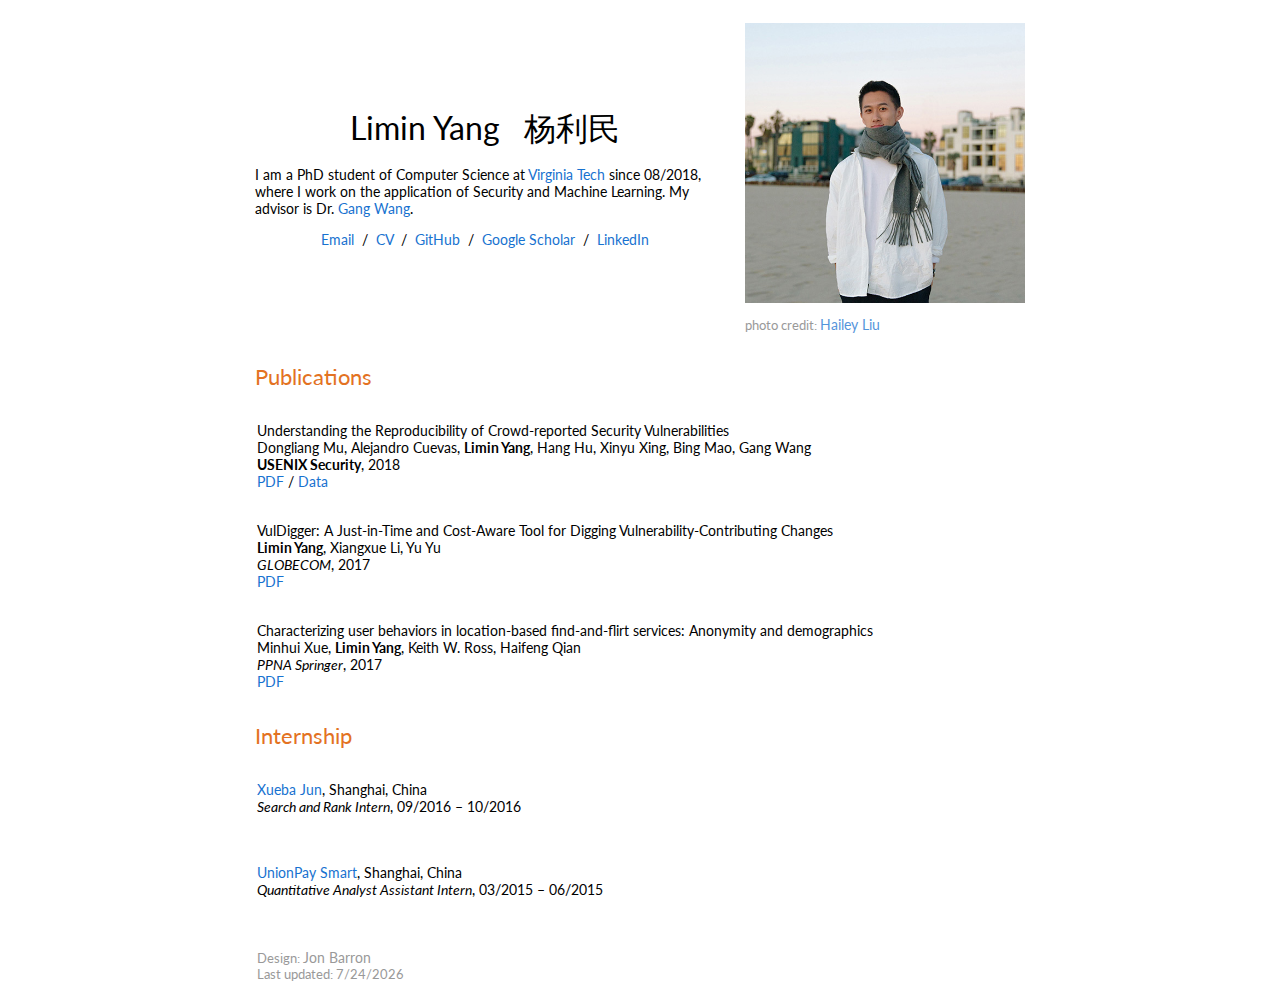
<file: index.html>
<!--
 * @Author: Jon Barron
 * @Date: 2019-05-11 22:15:22
 * @LastEditors: whyisyoung
 * @LastEditTime: 2019-05-12 12:26:02
 -->
<!DOCTYPE HTML PUBLIC "-//W3C//DTD HTML 4.01 Transitional//EN">
<html>

<head>
  <meta name=viewport content="width=800">
  <meta name="generator" content="HTML Tidy for Linux/x86 (vers 11 February 2007), see www.w3.org">
  <style type="text/css">
    /* Color scheme stolen from Sergey Karayev */

    a {
      color: #1772d0;
      /* color: #07889b; */
      text-decoration: none;
    }

    a:focus,
    a:hover {
      color: #e37222; /* #f09228; */
      text-decoration: none;
    }

    body,
    td,
    th,
    tr,
    p,
    a {
      font-family: 'Lato', Verdana, Helvetica, sans-serif;
      font-size: 14px
    }

    strong {
      font-family: 'Lato', Verdana, Helvetica, sans-serif;
      font-size: 14px;
    }

    heading {
      font-family: 'Lato', Verdana, Helvetica, sans-serif;
      font-size: 22px;
      color: #e37222;
    }

    papertitle {
      font-family: 'Lato', Verdana, Helvetica, sans-serif;
      font-size: 14px;
      /* font-weight: 700 */
    }

    name {
      font-family: 'Lato', Verdana, Helvetica, sans-serif;
      font-size: 32px;
    }

    .footer {
      font-family: 'Lato', Verdana, Helvetica, sans-serif;
      font-size: 13px;
      opacity: 0.75;
      color: #777;
    }

    .one {
      width: 160px;
      height: 160px;
      position: relative;
    }

    .two {
      width: 160px;
      height: 160px;
      position: absolute;
      transition: opacity .2s ease-in-out;
      -moz-transition: opacity .2s ease-in-out;
      -webkit-transition: opacity .2s ease-in-out;
    }

    .fade {
      transition: opacity .2s ease-in-out;
      -moz-transition: opacity .2s ease-in-out;
      -webkit-transition: opacity .2s ease-in-out;
    }

    span.highlight {
      background-color: #ffffd0;
    }
  </style>
  <link rel="icon" type="image/png" href="images/limin-icon.jpg">
  <title>Limin Yang</title>
  <meta http-equiv="Content-Type" content="text/html; charset=us-ascii">
  <link href='https://fonts.googleapis.com/css?family=Lato:400,700,400italic,700italic' rel='stylesheet' type='text/css'>
</head>

<body>
  <table width="800" border="0" align="center" cellspacing="0" cellpadding="0">
    <tr>
      <td>
        <!-- Intro Begin -->
        <table width="100%" align="center" border="0" cellspacing="0" cellpadding="15">
          <tr>
            <td width="67%" valign="middle">
              <p align="center">
                <name>Limin Yang &nbsp 杨利民</name>
              </p>
              <p>I am a PhD student of Computer Science at <a href="https://cs.vt.edu/">Virginia Tech</a> since 08/2018, where I work on the application of Security and Machine Learning. My advisor is Dr. <a href="https://people.cs.vt.edu/gangwang/">Gang Wang</a>.
              </p>
              <p align=center>
                <a href="mailto:liminyang@vt.edu">Email</a> &nbsp/&nbsp
                <a href="data/LiminYang-CV.pdf">CV</a> &nbsp/&nbsp
                <a href="https://github.com/whyisyoung"> GitHub </a> &nbsp/&nbsp
                <!-- <a href="data/JonBarron-bio.txt">Biography</a> &nbsp/&nbsp -->
                <a href="https://scholar.google.com/citations?user=Y74Wp-YAAAAJ">Google Scholar</a> &nbsp/&nbsp
                <a href="https://www.linkedin.com/in/liminyang/"> LinkedIn </a>
              </p>
            </td>
            <td width="33%">
              <img src="images/liminyang.jpg" height="280px">
              <p class="footer">photo credit: <a href="https://www.haileyliu.us/" target="_blank"> Hailey Liu</a>  </p>
            </td>
          </tr>
        </table>
        <!-- Intro End -->

        <!-- Publications Begin -->
        <table width="100%" align="center" border="0" cellspacing="0" cellpadding="15">
          <tr>
            <td>
              <heading>Publications</heading>
            </td>
          </tr>
        </table>
        <table width="100%" align="center" border="0" cellpadding="15">
          <tr>
            <td width="100%" valign="center">
              <p>
                <papertitle>Understanding the Reproducibility of Crowd-reported Security Vulnerabilities</papertitle>
                <br>
                <!-- <a href="https://mudongliang.github.io/about/"">Dongliang Mu</a>, -->
                Dongliang Mu,
                <!-- <a href="https://www.linkedin.com/in/aledancuevas/">Alejandro Cuevas</a>, -->
                Alejandro Cuevas,
                <strong>Limin Yang</strong>,
                <!-- <a href="https://people.cs.vt.edu/hanghu/"">Hang Hu</a>, -->
                Hang Hu,
                <!-- <a href="http://xinyuxing.org/">Xinyu Xing</a>, -->
                Xinyu Xing,
                Bing Mao,
                <!-- <a href="https://people.cs.vt.edu/gangwang/">Gang Wang</a> -->
                Gang Wang
                <br>
                <strong>USENIX Security</strong>, 2018
                <br>
                <a href="data/USENIX18_VulReproduction.pdf">PDF</a> /
                <a href="https://vulnreproduction.github.io/">Data</a>
              </p>
            </td>
          </tr>
          <tr>
            <td width="100%" valign="center">
              <p>
                <papertitle>VulDigger: A Just-in-Time and Cost-Aware Tool for Digging Vulnerability-Contributing Changes</papertitle>
                <br>
                <strong>Limin Yang</strong>,
                Xiangxue Li, Yu Yu
                  <br>
                  <em>GLOBECOM</em>, 2017
                  <br>
                  <a href="data/Globecom17_Vuldigger.pdf">PDF</a>
              </p>
            </td>
          </tr>
          <tr>
            <td width="100%" valign="center">
              <p>
                <papertitle>Characterizing user behaviors in location-based find-and-flirt services: Anonymity and demographics</papertitle>
                <br>
                <!-- <a href="http://www.cs.ecnu.edu.cn/xueminhui/">Minhui Xue</a>, -->
                Minhui Xue,
                <strong>Limin Yang</strong>,
                <!-- <a href="https://www.nyu.edu/projects/keithwross/"> Keith W. Ross</a>, -->
                Keith W. Ross,
                Haifeng Qian
                <br>
                <em>PPNA Springer</em>, 2017
                <br>
                <a href="data/PPNA17_WeChat.pdf">PDF</a>
              </p>
            </td>
          </tr>
        </table>
        <!-- Publications End -->

        <!-- Internship Begin -->
        <table width="100%" align="center" border="0" cellspacing="0" cellpadding="15">
          <tr>
            <td>
              <heading>Internship</heading>
            </td>
          </tr>
        </table>
        <table width="100%" align="center" border="0" cellpadding="15">
          <tr>
            <td width="100%" valign="center">
              <p>
                <a href="https://medium.com/@EdtechChina/gaokao-ai-and-the-new-era-of-education-in-china-7722e94212b1"><papertitle>Xueba Jun</papertitle></a>,
                Shanghai, China
                  <br>
                  <em>Search and Rank Intern</em>, 09/2016 – 10/2016 <br>
                  <!-- Located possible reasons of response bottleneck, read the whole source code related to searching of Xueba Jun app (one of the top three apps in its area), and accomplished a comprehensive code report. -->
                  <br>

              </p>
            </td>
          </tr>
          <tr>
            <td width="100%" valign="center">
              <p>
                <a href="https://www.unionpaysmart.com/index.php/en_index.html">
                  <papertitle>UnionPay Smart</papertitle></a>,
                Shanghai, China
                <br>
                <em>Quantitative Analyst Assistant Intern</em>, 03/2015 – 06/2015 <br>
                <!-- Using Hadoop clusters to fetch luxury industry data from the transaction records of 2.7 billion credit cards (supported by China UnionPay), written with Python and Shell scripts. -->
                <br>

              </p>
            </td>
          </tr>
        </table>
        <!-- Internship End -->

        <!-- Original Research section -->
        <!-- <table width="100%" align="center" border="0" cellspacing="0" cellpadding="20">
          <tr>
            <td width="100%" valign="middle">
              <heading>Research</heading>
              <p>
                I'm interested in computer vision, machine learning, statistics, optimization, image processing, virtual reality, and computational photography. Much of my research is about inferring the physical world (shape, depth, motion, paint, light, colors, etc) from images. I have also worked in astronomy and biology. Representative papers are <span class="highlight">highlighted</span>.
              </p>
            </td>
          </tr>
        </table>

        <table width="100%" align="center" border="0" cellspacing="0" cellpadding="20">

          <tr onmouseout="porlight_stop()" onmouseover="porlight_start()">
            <td width="25%">
              <div class="one">
                <div class="two" id='porlight_image'><img src='images/porlight_after.jpg'></div>
                <img src='images/porlight_before.jpg'>
              </div>
              <script type="text/javascript">
                function porlight_start() {
                  document.getElementById('porlight_image').style.opacity = "1";
                }

                function porlight_stop() {
                  document.getElementById('porlight_image').style.opacity = "0";
                }
                porlight_stop()
              </script>
            </td>
            <td valign="middle" width="75%">
              <a href="https://arxiv.org/abs/1905.00824">
                <papertitle>Single Image Portrait Relighting</papertitle>
              </a>
              <br>
              <a href="http://kevinkingo.com/"">Tiancheng Sun</a>,
              <strong>Jonathan T. Barron</strong>,
              Yun-Ta Tsai,
              <a href="https://cseweb.ucsd.edu/~zex014/">Zexiang Xu</a>,
              Xueming Yu,
              <a href="http://ict.usc.edu/profile/graham-fyffe/">Graham Fyffe</a>,
              Christoph Rhemann,
              Jay Busch,
              <a href="https://www.pauldebevec.com/">Paul Debevec</a>,
              <a href="https://cseweb.ucsd.edu/~ravir/">Ravi Ramamoorthi</a>
              <br>
              <em>SIGGRAPH</em>, 2019
              <br>
			  <a href="https://www.youtube.com/watch?v=yxhGWds_g4I">video</a> /
			  <a href="data/SunSIGGRAPH2019.bib">bibtex</a>
              <br>
              <p></p>
              <p>Training a neural network on light stage scans and environment maps produces an effective relighting method.</p>
            </td>
          </tr>

          <tr onmouseout="dpzlearn_stop()" onmouseover="dpzlearn_start()">
            <td width="25%">
              <div class="one">
                <div class="two" id='dpzlearn_image'><img src='images/dpzlearn_after.jpg'></div>
                <img src='images/dpzlearn_before.jpg'>
              </div>
              <script type="text/javascript">
                function dpzlearn_start() {
                  document.getElementById('dpzlearn_image').style.opacity = "1";
                }

                function dpzlearn_stop() {
                  document.getElementById('dpzlearn_image').style.opacity = "0";
                }
                dpzlearn_stop()
              </script>
            </td>
            <td valign="middle" width="75%">
              <a href="https://arxiv.org/abs/1904.05822">
                <papertitle>Learning Single Camera Depth Estimation using Dual-Pixels</papertitle>
              </a>
              <br>
              <a href="http://rahuldotgarg.appspot.com/">Rahul Garg</a>,
              <a href="http://nealwadhwa.com">Neal Wadhwa</a>,
              Sameer Ansari,
              <strong>Jonathan T. Barron</strong>
              <br>
              arXiv:1904.05822
              <br>
              <p></p>
              <p>Considering the optics of dual-pixel image sensors improves monocular depth estimation techniques.</p>
            </td>
          </tr>
        </table> -->

        <!-- Original Service section -->
        <!-- <table width="100%" align="center" border="0" cellspacing="0" cellpadding="20">
          <tr>
            <td>
              <heading>Service</heading>
            </td>
          </tr>
        </table>
        <table width="100%" align="center" border="0" cellpadding="20">
          <tr>
            <td width="25%"><img src="images/cvf.jpg"></td>
            <td width="75%" valign="center">
              <p>
                <a href="http://cvpr2019.thecvf.com/area_chairs">
                  Area Chair, CVPR 2019
                </a>
                <br>
                <br>
                <a href="http://cvpr2018.thecvf.com/organizers/area_chairs">
                  Area Chair, CVPR 2018
                </a>
                <br>
                <br>
              </p>
            </td>
          </tr>
          <tr>
            <td width="25%"><img src="images/cs188.jpg" alt="cs188"></td>
            <td width="75%" valign="center">
              <p>
                <a href="http://inst.eecs.berkeley.edu/~cs188/sp11/announcements.html">
                  Graduate Student Instructor, CS188 Spring 2011
                </a>
                <br>
                <br>
                <a href="http://inst.eecs.berkeley.edu/~cs188/fa10/announcements.html">
                  Graduate Student Instructor, CS188 Fall 2010
                </a>
                <br>
                <br>
                <a href="http://aima.cs.berkeley.edu/">
                  Figures, "Artificial Intelligence: A Modern Approach", 3rd Edition
                </a>
                <br>
              </p>
            </td>
          </tr>
        </table> -->

        <table width="100%" align="center" border="0" cellpadding="15">
          <tr>
            <td width="100%" valign="center">
              <p class="footer">
                Design: <a href="https://jonbarron.info/" target="_blank" style="color: #777;">Jon Barron</a> <br>
                Last updated:
                <script>
                  t = new Date(document.lastModified).toLocaleDateString()
                  document.write(t);
                </script>
              </p>
            </td>
          </tr>
        </table>

        </td>
    </tr>
  </table>
</body>

</html>
</file>
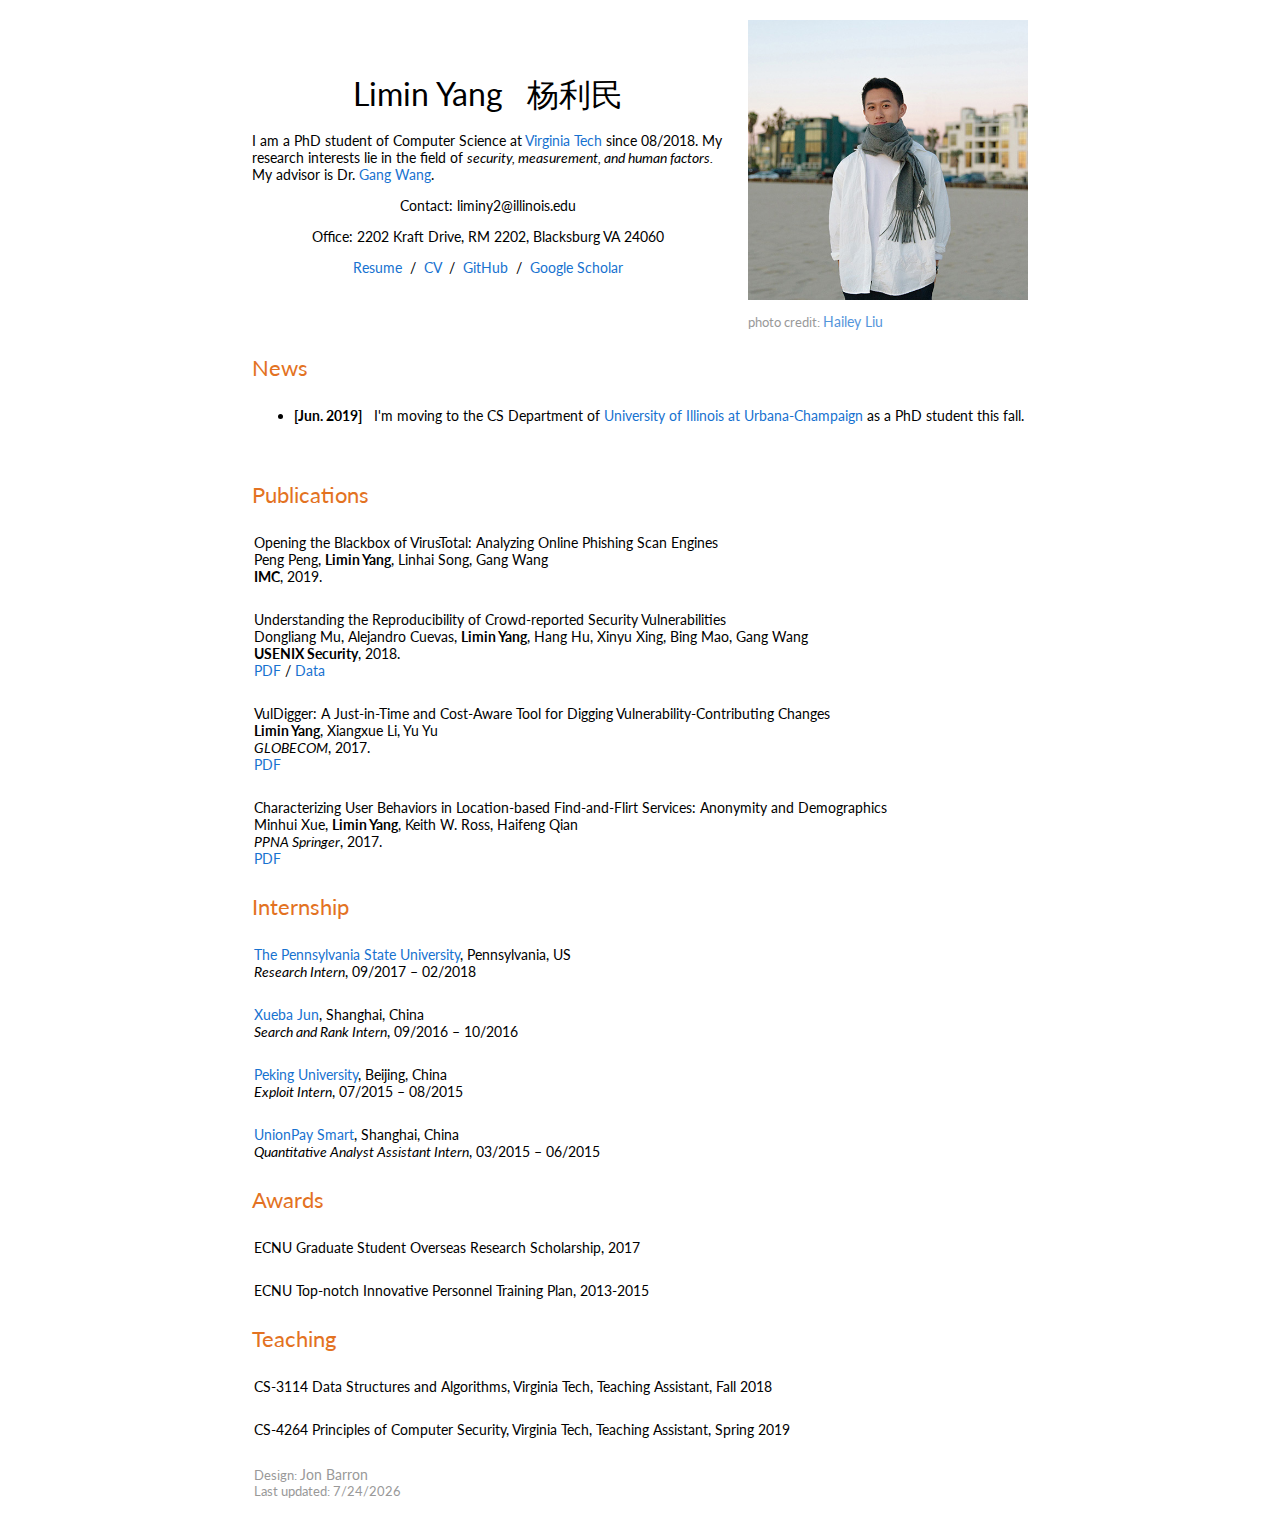
<file: archive/index.html>
<!--
 * @Author: Jon Barron
 * @Date: 2019-05-11 22:15:22
 * @LastEditors: whyisyoung
 * @LastEditTime: 2019-07-18 22:58:40
 -->
<!DOCTYPE HTML PUBLIC "-//W3C//DTD HTML 4.01 Transitional//EN">
<html>

<head>
  <!-- Global site tag (gtag.js) - Google Analytics -->
  <script async src="https://www.googletagmanager.com/gtag/js?id=UA-45384067-2"></script>
  <script>
    window.dataLayer = window.dataLayer || [];
    function gtag() { dataLayer.push(arguments); }
    gtag('js', new Date());

    gtag('config', 'UA-45384067-2');
  </script>

  <meta name=viewport content="width=800">
  <meta name="generator" content="HTML Tidy for Linux/x86 (vers 11 February 2007), see www.w3.org">
  <style type="text/css">
    /* Color scheme stolen from Sergey Karayev */

    a {
      color: #1772d0;
      /* color: #07889b; */
      text-decoration: none;
    }

    a:focus,
    a:hover {
      color: #e37222; /* #f09228; */
      text-decoration: none;
    }

    body,
    td,
    th,
    tr,
    p,
    a {
      font-family: 'Lato', Verdana, Helvetica, sans-serif;
      font-size: 14px
    }

    strong {
      font-family: 'Lato', Verdana, Helvetica, sans-serif;
      font-size: 14px;
    }

    heading {
      font-family: 'Lato', Verdana, Helvetica, sans-serif;
      font-size: 22px;
      color: #e37222;
    }

    papertitle {
      font-family: 'Lato', Verdana, Helvetica, sans-serif;
      font-size: 14px;
      /* font-weight: 700 */
    }

    name {
      font-family: 'Lato', Verdana, Helvetica, sans-serif;
      font-size: 32px;
    }

    .footer {
      font-family: 'Lato', Verdana, Helvetica, sans-serif;
      font-size: 13px;
      opacity: 0.75;
      color: #777;
    }

    .one {
      width: 160px;
      height: 160px;
      position: relative;
    }

    .two {
      width: 160px;
      height: 160px;
      position: absolute;
      transition: opacity .2s ease-in-out;
      -moz-transition: opacity .2s ease-in-out;
      -webkit-transition: opacity .2s ease-in-out;
    }

    .fade {
      transition: opacity .2s ease-in-out;
      -moz-transition: opacity .2s ease-in-out;
      -webkit-transition: opacity .2s ease-in-out;
    }

    span.highlight {
      background-color: #ffffd0;
    }

  </style>
  <link rel="icon" type="image/png" href="images/limin-icon.jpg">
  <title>Limin Yang</title>
  <meta http-equiv="Content-Type" content="text/html; charset=us-ascii">
  <link href='https://fonts.googleapis.com/css?family=Lato:400,700,400italic,700italic' rel='stylesheet' type='text/css'>
</head>

<body>
  <table width="800" border="0" align="center" cellspacing="0" cellpadding="0">
    <tr>
      <td>
        <!-- Intro Begin -->
        <table width="100%" align="center" border="0" cellspacing="0" cellpadding="12">
          <tr>
            <td width="67%" valign="middle">
              <p align="center">
                <name>Limin Yang &nbsp; 杨利民</name>
              </p>
              <p>I am a PhD student of Computer Science at <a href="https://cs.vt.edu/">Virginia Tech</a> since 08/2018.
                 My research interests lie in the field of <em>security, measurement, and human factors. </em>
                 My advisor is Dr. <a href="https://people.cs.vt.edu/gangwang/">Gang Wang</a>.
              </p>

              <p align=center>Contact: liminy2@illinois.edu</p>
              <p align=center>Office: 2202 Kraft Drive, RM 2202, Blacksburg VA 24060</p>
              <p align=center>
                <!-- <a href="mailto:liminyang@vt.edu">Email</a> &nbsp/&nbsp -->
                <a href="data/Resume_LiminYang.pdf">Resume</a> &nbsp;/&nbsp;
                <a href="data/CV_LiminYang.pdf">CV</a> &nbsp;/&nbsp;
                <a href="https://github.com/whyisyoung"> GitHub </a> &nbsp;/&nbsp;
                <!-- <a href="data/JonBarron-bio.txt">Biography</a> &nbsp/&nbsp -->
                <a href="https://scholar.google.com/citations?user=Y74Wp-YAAAAJ">Google Scholar</a>
                <!-- &nbsp/&nbsp <a href="https://www.linkedin.com/in/liminyang/"> LinkedIn </a> -->
              </p>
            </td>
            <td width="33%">
              <img src="images/liminyang.jpg" height="280px">
              <p class="footer">photo credit: <a href="https://www.haileyliu.us/" target="_blank"> Hailey Liu</a>  </p>
            </td>
          </tr>
        </table>
        <!-- Intro End -->

        <!-- News Begin -->
        <table width="100%" align="center" border="0" cellspacing="0" cellpadding="12">
          <tr>
            <td>
              <heading>News</heading>
            </td>
          </tr>
        </table>
        <table width="100%" align="center" border="0" cellpadding="12">
          <tr>
            <td width="100%" valign="center">
              <p>
                <ul>
                  <li><strong>[Jun. 2019]</strong> &nbsp; I'm moving to the CS Department of <a href="https://illinois.edu">University of Illinois at Urbana-Champaign</a> as a PhD student this fall. </li>
                </ul>
                <br>
              </p>
            </td>
          </tr>
        </table>
        <!-- News End -->

        <!-- Publications Begin -->
        <table width="100%" align="center" border="0" cellspacing="0" cellpadding="12">
          <tr>
            <td>
              <heading>Publications</heading>
            </td>
          </tr>
        </table>
        <table width="100%" align="center" border="0" cellpadding="12">
          <tr>
            <td width="100%" valign="center">
              <p>
                <papertitle>Opening the Blackbox of VirusTotal: Analyzing Online Phishing Scan Engines</papertitle>
                <br>
                Peng Peng,
                <strong>Limin Yang</strong>,
                Linhai Song,
                Gang Wang
                <br>
                <strong>IMC</strong>, 2019.
                <br>
              </p>
            </td>
          </tr>
          <tr>
            <td width="100%" valign="center">
              <p>
                <papertitle>Understanding the Reproducibility of Crowd-reported Security Vulnerabilities</papertitle>
                <br>
                <!-- <a href="https://mudongliang.github.io/about/"">Dongliang Mu</a>, -->
                Dongliang Mu,
                <!-- <a href="https://www.linkedin.com/in/aledancuevas/">Alejandro Cuevas</a>, -->
                Alejandro Cuevas,
                <strong>Limin Yang</strong>,
                <!-- <a href="https://people.cs.vt.edu/hanghu/"">Hang Hu</a>, -->
                Hang Hu,
                <!-- <a href="http://xinyuxing.org/">Xinyu Xing</a>, -->
                Xinyu Xing,
                Bing Mao,
                <!-- <a href="https://people.cs.vt.edu/gangwang/">Gang Wang</a> -->
                Gang Wang
                <br>
                <strong>USENIX Security</strong>, 2018.
                <br>
                <a href="data/USENIX18_VulReproduction.pdf">PDF</a> /
                <a href="https://vulnreproduction.github.io/">Data</a>
              </p>
            </td>
          </tr>
          <tr>
            <td width="100%" valign="center">
              <p>
                <papertitle>VulDigger: A Just-in-Time and Cost-Aware Tool for Digging Vulnerability-Contributing Changes</papertitle>
                <br>
                <strong>Limin Yang</strong>,
                Xiangxue Li, Yu Yu
                  <br>
                  <em>GLOBECOM</em>, 2017.
                  <br>
                  <a href="data/Globecom17_Vuldigger.pdf">PDF</a>
              </p>
            </td>
          </tr>
          <tr>
            <td width="100%" valign="center">
              <p>
                <papertitle>Characterizing User Behaviors in Location-based Find-and-Flirt Services: Anonymity and Demographics</papertitle>
                <br>
                <!-- <a href="http://www.cs.ecnu.edu.cn/xueminhui/">Minhui Xue</a>, -->
                Minhui Xue,
                <strong>Limin Yang</strong>,
                <!-- <a href="https://www.nyu.edu/projects/keithwross/"> Keith W. Ross</a>, -->
                Keith W. Ross,
                Haifeng Qian
                <br>
                <em>PPNA Springer</em>, 2017.
                <br>
                <a href="data/PPNA17_WeChat.pdf">PDF</a>
              </p>
            </td>
          </tr>
        </table>
        <!-- Publications End -->

        <!-- Internship Begin -->
        <table width="100%" align="center" border="0" cellspacing="0" cellpadding="12">
          <tr>
            <td>
              <heading>Internship</heading>
            </td>
          </tr>
        </table>
        <table width="100%" align="center" border="0" cellpadding="12">
          <tr>
            <td width="100%" valign="center">
              <p>
                <a href="https://www.ist.psu.edu/"><papertitle>The Pennsylvania State University</papertitle></a>,
                Pennsylvania, US
                <br>
                <em>Research Intern</em>, 09/2017 – 02/2018 <br>
                <!-- Located possible reasons of response bottleneck, read the whole source code related to searching of Xueba Jun app (one of the top three apps in its area), and accomplished a comprehensive code report. -->
              </p>
            </td>
          </tr>
          <tr>
            <td width="100%" valign="center">
              <p>
                <a href="https://medium.com/@EdtechChina/gaokao-ai-and-the-new-era-of-education-in-china-7722e94212b1"><papertitle>Xueba Jun</papertitle></a>,
                Shanghai, China
                  <br>
                  <em>Search and Rank Intern</em>, 09/2016 – 10/2016 <br>
                  <!-- Located possible reasons of response bottleneck, read the whole source code related to searching of Xueba Jun app (one of the top three apps in its area), and accomplished a comprehensive code report. -->
              </p>
            </td>
          </tr>
          <tr>
            <td width="100%" valign="center">
              <p>
                <a href="http://www.icst.pku.edu.cn/english/home/index.htm"><papertitle>Peking University</papertitle></a>,
                Beijing, China
                <br>
                <em>Exploit Intern</em>, 07/2015 – 08/2015 <br>
                <!-- Located possible reasons of response bottleneck, read the whole source code related to searching of Xueba Jun app (one of the top three apps in its area), and accomplished a comprehensive code report. -->
              </p>
            </td>
          </tr>
          <tr>
            <td width="100%" valign="center">
              <p>
                <a href="https://www.unionpaysmart.com/index.php/en_index.html">
                  <papertitle>UnionPay Smart</papertitle></a>,
                Shanghai, China
                <br>
                <em>Quantitative Analyst Assistant Intern</em>, 03/2015 – 06/2015 <br>
                <!-- Using Hadoop clusters to fetch luxury industry data from the transaction records of 2.7 billion credit cards (supported by China UnionPay), written with Python and Shell scripts. -->
              </p>
            </td>
          </tr>
        </table>
        <!-- Internship End -->

        <!-- Awards Begin -->
        <table width="100%" align="center" border="0" cellspacing="0" cellpadding="12">
          <tr>
            <td>
              <heading>Awards</heading>
            </td>
          </tr>
        </table>
        <table width="100%" align="center" border="0" cellpadding="12">
          <tr>
            <td width="100%" valign="center">
              <p>
                <papertitle> ECNU Graduate Student Overseas Research Scholarship</papertitle>,
                2017
              </p>
            </td>
          </tr>
          <tr>
            <td width="100%" valign="center">
              <p>
                <papertitle>ECNU Top-notch Innovative Personnel Training Plan</papertitle>,
                2013-2015
              </p>
            </td>
          </tr>
        </table>
        <!-- Awards End -->

        <!-- Teaching Begin -->
        <table width="100%" align="center" border="0" cellspacing="0" cellpadding="12">
          <tr>
            <td>
              <heading>Teaching</heading>
            </td>
          </tr>
        </table>
        <table width="100%" align="center" border="0" cellpadding="12">
          <tr>
            <td width="100%" valign="center">
              <p>
                <papertitle>CS-3114 Data Structures and Algorithms</papertitle>,
                Virginia Tech, Teaching Assistant, Fall 2018
              </p>
            </td>
          </tr>
          <tr>
            <td width="100%" valign="center">
              <p>
                <papertitle>CS-4264 Principles of Computer Security</papertitle>,
                Virginia Tech, Teaching Assistant, Spring 2019
              </p>
            </td>
          </tr>
        </table>
        <!-- Teaching End -->

        <!-- Original Research section -->
        <!-- <table width="100%" align="center" border="0" cellspacing="0" cellpadding="20">
          <tr>
            <td width="100%" valign="middle">
              <heading>Research</heading>
              <p>
                I'm interested in computer vision, machine learning, statistics, optimization, image processing, virtual reality, and computational photography. Much of my research is about inferring the physical world (shape, depth, motion, paint, light, colors, etc) from images. I have also worked in astronomy and biology. Representative papers are <span class="highlight">highlighted</span>.
              </p>
            </td>
          </tr>
        </table>

        <table width="100%" align="center" border="0" cellspacing="0" cellpadding="20">

          <tr onmouseout="porlight_stop()" onmouseover="porlight_start()">
            <td width="25%">
              <div class="one">
                <div class="two" id='porlight_image'><img src='images/porlight_after.jpg'></div>
                <img src='images/porlight_before.jpg'>
              </div>
              <script type="text/javascript">
                function porlight_start() {
                  document.getElementById('porlight_image').style.opacity = "1";
                }

                function porlight_stop() {
                  document.getElementById('porlight_image').style.opacity = "0";
                }
                porlight_stop()
              </script>
            </td>
            <td valign="middle" width="75%">
              <a href="https://arxiv.org/abs/1905.00824">
                <papertitle>Single Image Portrait Relighting</papertitle>
              </a>
              <br>
              <a href="http://kevinkingo.com/"">Tiancheng Sun</a>,
              <strong>Jonathan T. Barron</strong>,
              Yun-Ta Tsai,
              <a href="https://cseweb.ucsd.edu/~zex014/">Zexiang Xu</a>,
              Xueming Yu,
              <a href="http://ict.usc.edu/profile/graham-fyffe/">Graham Fyffe</a>,
              Christoph Rhemann,
              Jay Busch,
              <a href="https://www.pauldebevec.com/">Paul Debevec</a>,
              <a href="https://cseweb.ucsd.edu/~ravir/">Ravi Ramamoorthi</a>
              <br>
              <em>SIGGRAPH</em>, 2019
              <br>
			  <a href="https://www.youtube.com/watch?v=yxhGWds_g4I">video</a> /
			  <a href="data/SunSIGGRAPH2019.bib">bibtex</a>
              <br>
              <p></p>
              <p>Training a neural network on light stage scans and environment maps produces an effective relighting method.</p>
            </td>
          </tr>

          <tr onmouseout="dpzlearn_stop()" onmouseover="dpzlearn_start()">
            <td width="25%">
              <div class="one">
                <div class="two" id='dpzlearn_image'><img src='images/dpzlearn_after.jpg'></div>
                <img src='images/dpzlearn_before.jpg'>
              </div>
              <script type="text/javascript">
                function dpzlearn_start() {
                  document.getElementById('dpzlearn_image').style.opacity = "1";
                }

                function dpzlearn_stop() {
                  document.getElementById('dpzlearn_image').style.opacity = "0";
                }
                dpzlearn_stop()
              </script>
            </td>
            <td valign="middle" width="75%">
              <a href="https://arxiv.org/abs/1904.05822">
                <papertitle>Learning Single Camera Depth Estimation using Dual-Pixels</papertitle>
              </a>
              <br>
              <a href="http://rahuldotgarg.appspot.com/">Rahul Garg</a>,
              <a href="http://nealwadhwa.com">Neal Wadhwa</a>,
              Sameer Ansari,
              <strong>Jonathan T. Barron</strong>
              <br>
              arXiv:1904.05822
              <br>
              <p></p>
              <p>Considering the optics of dual-pixel image sensors improves monocular depth estimation techniques.</p>
            </td>
          </tr>
        </table> -->

        <!-- Original Service section -->
        <!-- <table width="100%" align="center" border="0" cellspacing="0" cellpadding="20">
          <tr>
            <td>
              <heading>Service</heading>
            </td>
          </tr>
        </table>
        <table width="100%" align="center" border="0" cellpadding="20">
          <tr>
            <td width="25%"><img src="images/cvf.jpg"></td>
            <td width="75%" valign="center">
              <p>
                <a href="http://cvpr2019.thecvf.com/area_chairs">
                  Area Chair, CVPR 2019
                </a>
                <br>
                <br>
                <a href="http://cvpr2018.thecvf.com/organizers/area_chairs">
                  Area Chair, CVPR 2018
                </a>
                <br>
                <br>
              </p>
            </td>
          </tr>
          <tr>
            <td width="25%"><img src="images/cs188.jpg" alt="cs188"></td>
            <td width="75%" valign="center">
              <p>
                <a href="http://inst.eecs.berkeley.edu/~cs188/sp11/announcements.html">
                  Graduate Student Instructor, CS188 Spring 2011
                </a>
                <br>
                <br>
                <a href="http://inst.eecs.berkeley.edu/~cs188/fa10/announcements.html">
                  Graduate Student Instructor, CS188 Fall 2010
                </a>
                <br>
                <br>
                <a href="http://aima.cs.berkeley.edu/">
                  Figures, "Artificial Intelligence: A Modern Approach", 3rd Edition
                </a>
                <br>
              </p>
            </td>
          </tr>
        </table> -->

        <table width="100%" align="center" border="0" cellpadding="12">
          <tr>
            <td width="100%" valign="center">
              <p class="footer">
                Design: <a href="https://jonbarron.info/" target="_blank" style="color: #777;">Jon Barron</a> <br>
                Last updated:
                <script>
                  t = new Date(document.lastModified).toLocaleDateString()
                  document.write(t);
                </script>
              </p>
            </td>
          </tr>
        </table>
      </td>
    </tr>
  </table>
</body>

</html>
</file>
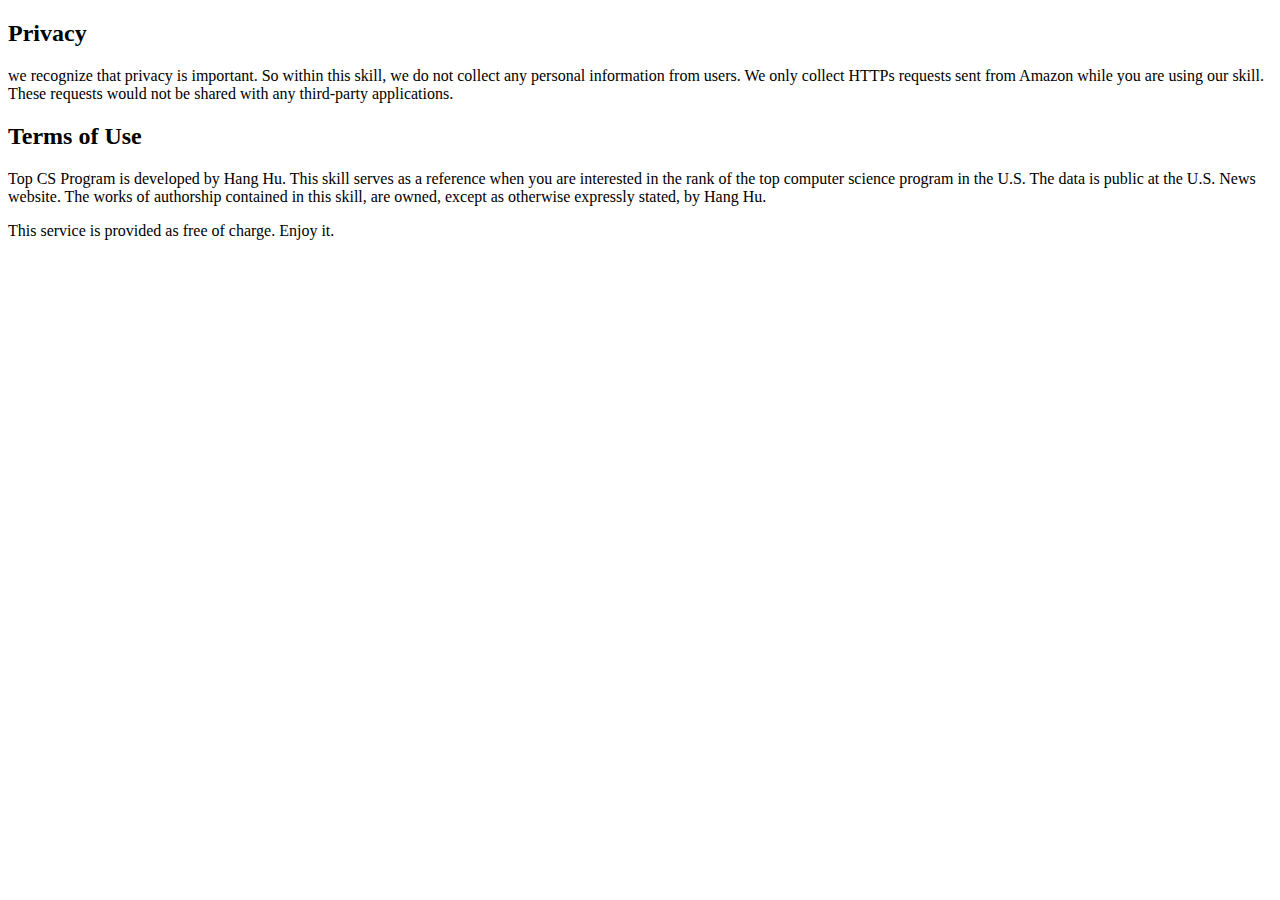
<file: papers/Privacy.html>
<!DOCTYPE html>
<html>
<head>
    <title>Privacy and Term of Use</title>
</head>
<body>
    <h2>Privacy</h2>
    <p>we recognize that privacy is important. So within this skill, we do not collect any personal information from users. We only collect HTTPs requests sent from Amazon while you are using our skill. These requests would not be shared with any third-party applications. </p>

    <h2>Terms of Use</h2>

    <p>Top CS Program is developed by Hang Hu. This skill serves as a reference when you are interested in the rank of the top computer science program in the U.S. The data is public at the U.S. News website.  The works of authorship contained in this skill, are owned, except as otherwise expressly stated, by Hang Hu. </p>

    <p>This service is provided as free of charge. Enjoy it. </p>

</body>
</html>
</file>
